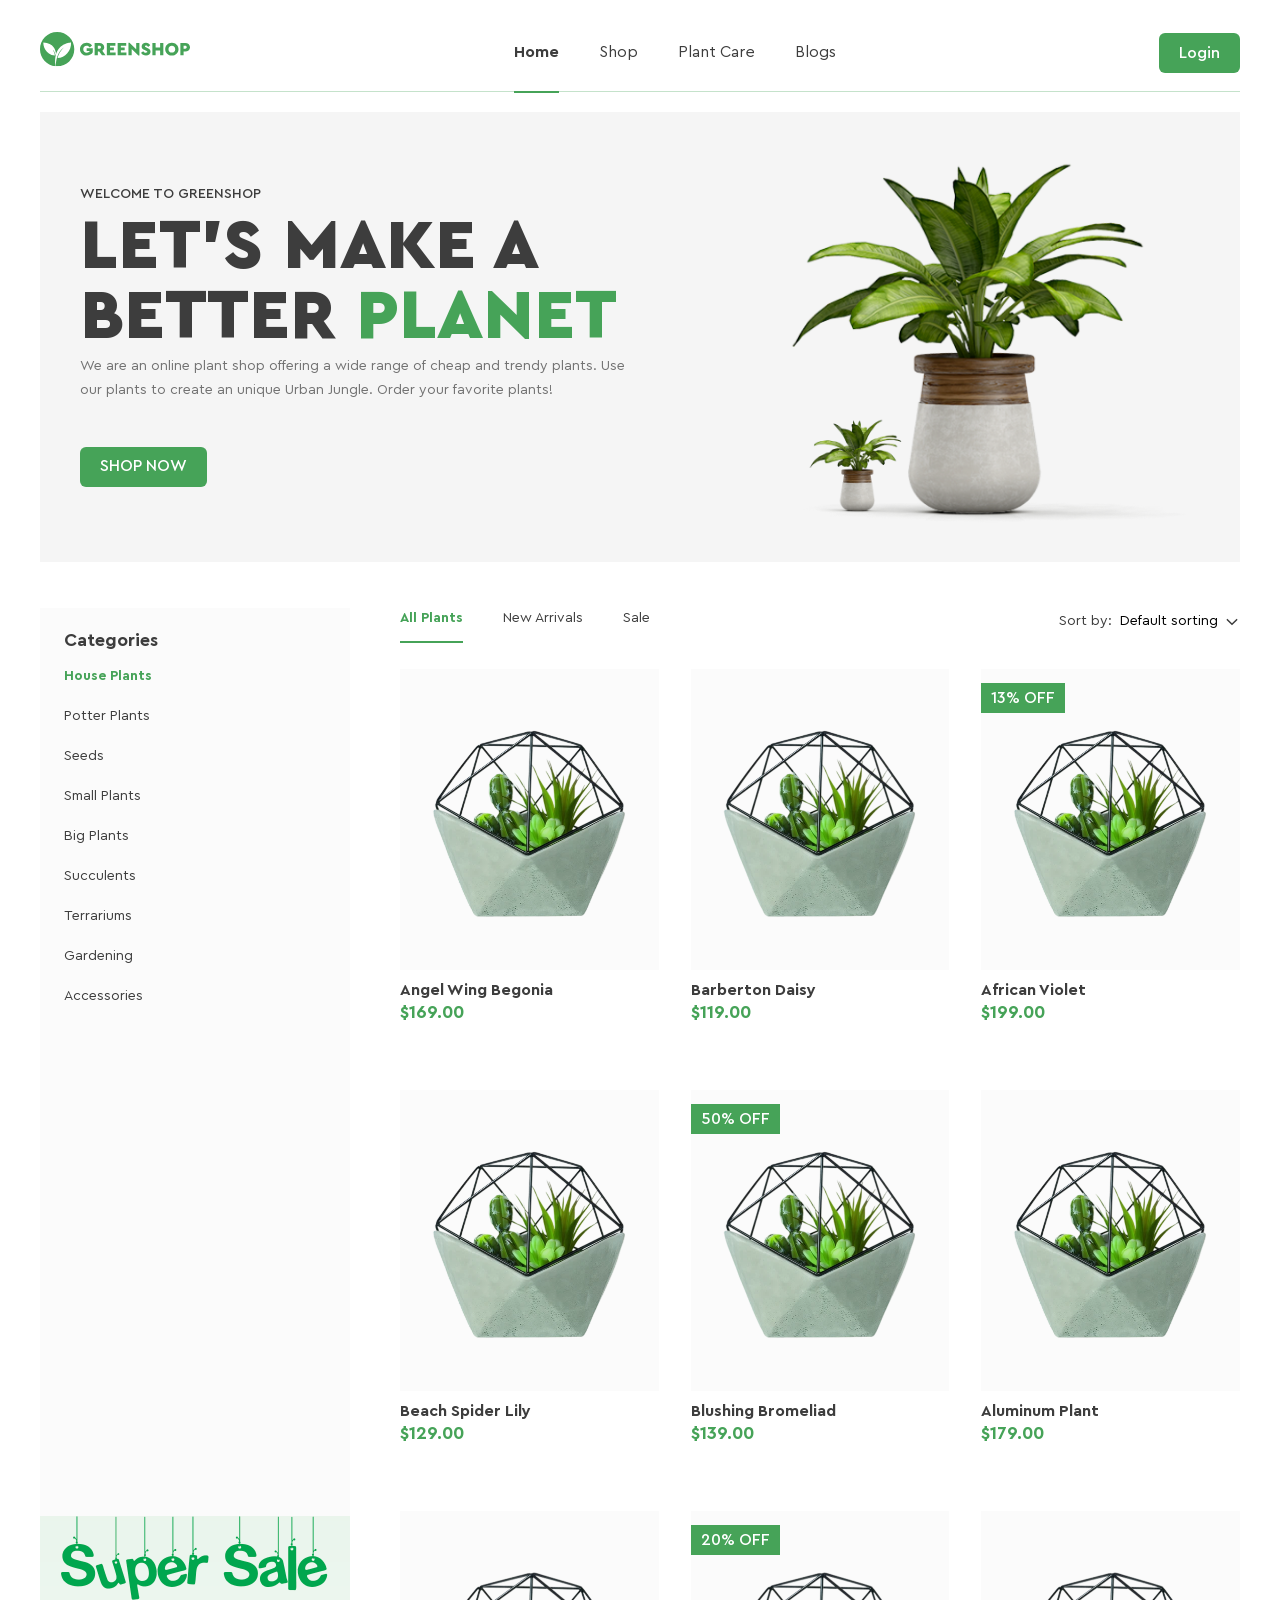
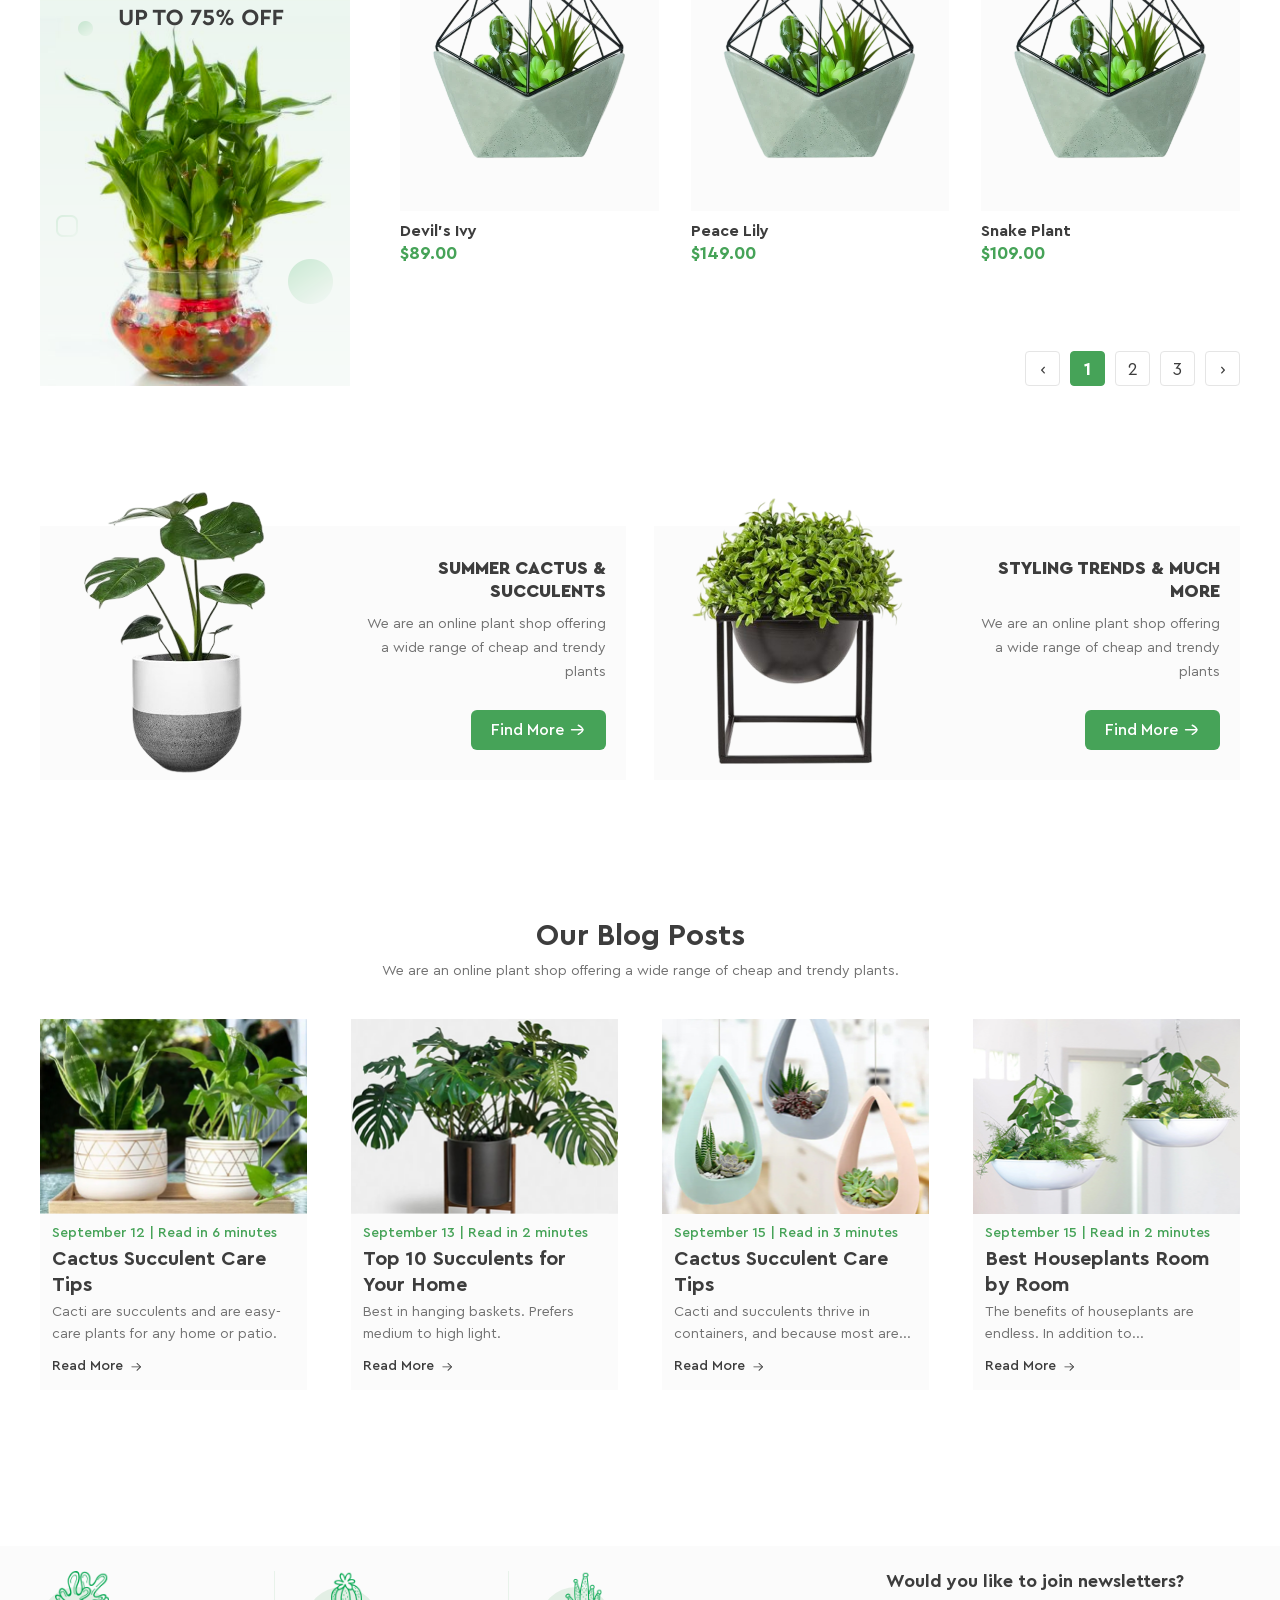
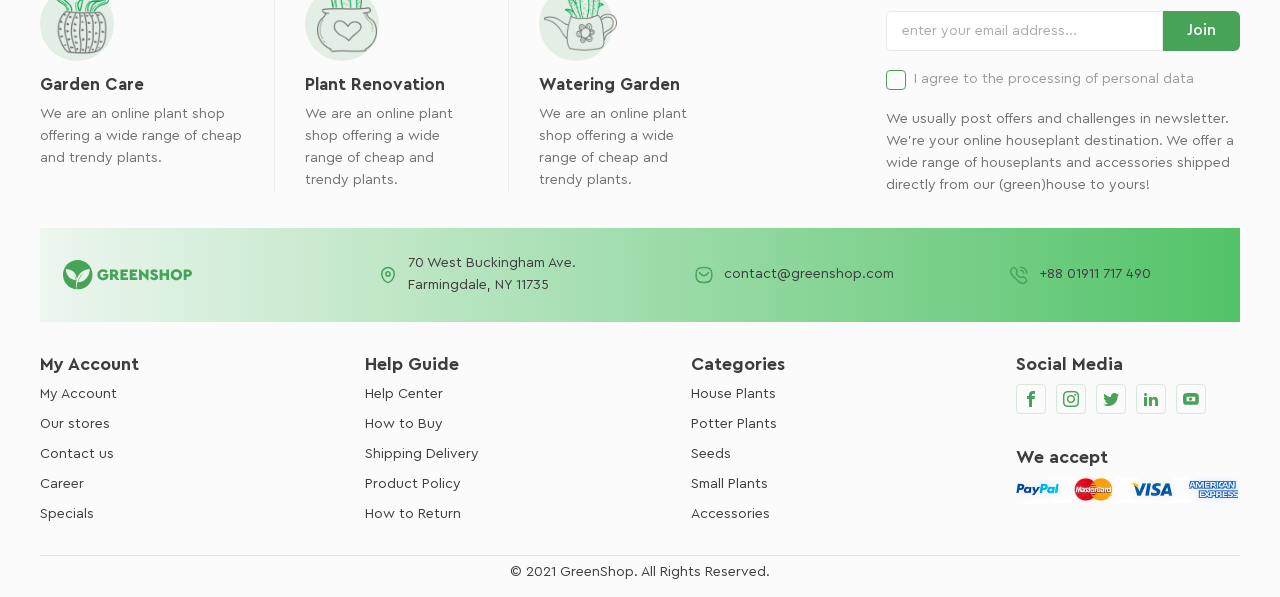
<file: index.html>
<!doctype html>
<html lang="en">
  <head>
    <meta charset="UTF-8" />
    <meta name="viewport" content="width=device-width, initial-scale=1.0" />
    <title>Greenshop</title>
    <link rel="stylesheet" href="css/reset.css" />
    <link rel="stylesheet" href="css/style.css" />
  </head>
  <body>
    <div class="container">
      <header class="header">
        <div class="logo"><img src="img/logo.svg" alt="Logo" /></div>

        <nav class="header-nav">
          <ul class="menu">
            <li>
              <a href="#home" class="active">Home</a>
              <ul class="submenu">
                <li>
                  <a href="#">
                    Drainage
                    <span class="arrow">
                      <svg class="arrow-icon" aria-hidden="true">
                        <use href="img/symbol-defs.svg#icon-arrow_left"></use>
                      </svg>
                    </span>
                  </a>
                  <ul class="second-submenu">
                    <li><a href="#">Universal</a></li>
                    <li><a href="#">For Ficus</a></li>
                    <li><a href="#">For Cacti</a></li>
                    <li><a href="#">For Citrus</a></li>
                    <li><a href="#">For those in bloom</a></li>
                    <li><a href="#">For Orchids</a></li>
                  </ul>
                </li>

                <li>
                  <a href="#">
                    Fungicides
                    <span class="arrow">
                      <svg class="arrow-icon" aria-hidden="true">
                        <use href="img/symbol-defs.svg#icon-arrow_left"></use>
                      </svg>
                    </span>
                  </a>
                  <ul class="second-submenu">
                    <li><a href="#">Universal</a></li>
                    <li><a href="#">For Ficus</a></li>
                  </ul>
                </li>

                <li>
                  <a href="#">
                    Fertilizer
                    <span class="arrow">
                      <svg class="arrow-icon" aria-hidden="true">
                        <use href="img/symbol-defs.svg#icon-arrow_left"></use>
                      </svg>
                    </span>
                  </a>
                  <ul class="second-submenu">
                    <li><a href="#">Universal</a></li>
                    <li><a href="#">For Citrus</a></li>
                  </ul>
                </li>

                <li>
                  <a href="#">
                    Priming
                    <span class="arrow">
                      <svg class="arrow-icon" aria-hidden="true">
                        <use href="img/symbol-defs.svg#icon-arrow_left"></use>
                      </svg>
                    </span>
                  </a>
                  <ul class="second-submenu">
                    <li><a href="#">Universal</a></li>
                    <li><a href="#">For Orchids</a></li>
                  </ul>
                </li>
              </ul>
            </li>

            <li>
              <a href="#shop">Shop</a>
              <ul class="submenu">
                <li>
                  <a href="#">
                    Drainage
                    <span class="arrow">
                      <svg class="arrow-icon" aria-hidden="true">
                        <use href="img/symbol-defs.svg#icon-arrow_left"></use>
                      </svg>
                    </span>
                  </a>
                  <ul class="second-submenu">
                    <li><a href="#">Universal</a></li>
                    <li><a href="#">For Ficus</a></li>
                    <li><a href="#">For Cacti</a></li>
                    <li><a href="#">For Citrus</a></li>
                    <li><a href="#">For those in bloom</a></li>
                    <li><a href="#">For Orchids</a></li>
                  </ul>
                </li>
                <li>
                  <a href="#">
                    Fungicides
                    <span class="arrow">
                      <svg class="arrow-icon" aria-hidden="true">
                        <use href="img/symbol-defs.svg#icon-arrow_left"></use>
                      </svg>
                    </span>
                  </a>
                  <ul class="second-submenu">
                    <li><a href="#">Universal</a></li>
                    <li><a href="#">For Ficus</a></li>
                  </ul>
                </li>
                <li>
                  <a href="#">
                    Fertilizer
                    <span class="arrow">
                      <svg class="arrow-icon" aria-hidden="true">
                        <use href="img/symbol-defs.svg#icon-arrow_left"></use>
                      </svg>
                    </span>
                  </a>
                  <ul class="second-submenu">
                    <li><a href="#">Universal</a></li>
                    <li><a href="#">For Citrus</a></li>
                  </ul>
                </li>
                <li>
                  <a href="#">
                    Priming
                    <span class="arrow">
                      <svg class="arrow-icon" aria-hidden="true">
                        <use href="img/symbol-defs.svg#icon-arrow_left"></use>
                      </svg>
                    </span>
                  </a>
                  <ul class="second-submenu">
                    <li><a href="#">Universal</a></li>
                    <li><a href="#">For Orchids</a></li>
                  </ul>
                </li>
              </ul>
            </li>

            <li>
              <a href="#care">Plant Care</a>
              <ul class="submenu">
                <li>
                  <a href="#">
                    Drainage
                    <span class="arrow">
                      <svg class="arrow-icon" aria-hidden="true">
                        <use href="img/symbol-defs.svg#icon-arrow_left"></use>
                      </svg>
                    </span>
                  </a>
                  <ul class="second-submenu">
                    <li><a href="#">Universal</a></li>
                    <li><a href="#">For Ficus</a></li>
                    <li><a href="#">For Cacti</a></li>
                    <li><a href="#">For Citrus</a></li>
                    <li><a href="#">For those in bloom</a></li>
                    <li><a href="#">For Orchids</a></li>
                  </ul>
                </li>
                <li>
                  <a href="#">
                    Fungicides
                    <span class="arrow">
                      <svg class="arrow-icon" aria-hidden="true">
                        <use href="img/symbol-defs.svg#icon-arrow_left"></use>
                      </svg>
                    </span>
                  </a>
                  <ul class="second-submenu">
                    <li><a href="#">Universal</a></li>
                    <li><a href="#">For Ficus</a></li>
                  </ul>
                </li>
                <li>
                  <a href="#">
                    Fertilizer
                    <span class="arrow">
                      <svg class="arrow-icon" aria-hidden="true">
                        <use href="img/symbol-defs.svg#icon-arrow_left"></use>
                      </svg>
                    </span>
                  </a>
                  <ul class="second-submenu">
                    <li><a href="#">Universal</a></li>
                    <li><a href="#">For Citrus</a></li>
                  </ul>
                </li>
                <li>
                  <a href="#">
                    Priming
                    <span class="arrow">
                      <svg class="arrow-icon" aria-hidden="true">
                        <use href="img/symbol-defs.svg#icon-arrow_left"></use>
                      </svg>
                    </span>
                  </a>
                  <ul class="second-submenu">
                    <li><a href="#">Universal</a></li>
                    <li><a href="#">For Orchids</a></li>
                  </ul>
                </li>
              </ul>
            </li>

            <li>
              <a href="#blog">Blogs</a>
              <ul class="submenu">
                <li>
                  <a href="#">
                    Drainage
                    <span class="arrow">
                      <svg class="arrow-icon" aria-hidden="true">
                        <use href="img/symbol-defs.svg#icon-arrow_left"></use>
                      </svg>
                    </span>
                  </a>
                  <ul class="second-submenu">
                    <li><a href="#">Universal</a></li>
                    <li><a href="#">For Ficus</a></li>
                    <li><a href="#">For Cacti</a></li>
                    <li><a href="#">For Citrus</a></li>
                    <li><a href="#">For those in bloom</a></li>
                    <li><a href="#">For Orchids</a></li>
                  </ul>
                </li>
                <li>
                  <a href="#">
                    Fungicides
                    <span class="arrow">
                      <svg class="arrow-icon" aria-hidden="true">
                        <use href="img/symbol-defs.svg#icon-arrow_left"></use>
                      </svg>
                    </span>
                  </a>
                  <ul class="second-submenu">
                    <li><a href="#">Universal</a></li>
                    <li><a href="#">For Ficus</a></li>
                  </ul>
                </li>
                <li>
                  <a href="#">
                    Fertilizer
                    <span class="arrow">
                      <svg class="arrow-icon" aria-hidden="true">
                        <use href="img/symbol-defs.svg#icon-arrow_left"></use>
                      </svg>
                    </span>
                  </a>
                  <ul class="second-submenu">
                    <li><a href="#">Universal</a></li>
                    <li><a href="#">For Citrus</a></li>
                  </ul>
                </li>
                <li>
                  <a href="#">
                    Priming
                    <span class="arrow">
                      <svg class="arrow-icon" aria-hidden="true">
                        <use href="img/symbol-defs.svg#icon-arrow_left"></use>
                      </svg>
                    </span>
                  </a>
                  <ul class="second-submenu">
                    <li><a href="#">Universal</a></li>
                    <li><a href="#">For Orchids</a></li>
                  </ul>
                </li>
              </ul>
            </li>
          </ul>
        </nav>

        <a href="register.html" class="button login-btn">
          <span class="arrow">
            <svg class="arrow-icon" aria-hidden="true">
              <use href="img/symbol-defs.svg#icon-arrow_left"></use>
            </svg>
          </span>
          <span>Login</span>
        </a>

        <button class="burger" aria-label="Toggle menu" aria-expanded="false">
          <span></span>
          <span></span>
          <span></span>
        </button>
      </header>

      <main>
        <section id="home" class="hero">
          <div class="hero-left">
            <p class="hero-subtitle">Welcome to GreenShop</p>
            <h1 class="hero-title">Let’s make a better <span>planet</span></h1>
            <p class="hero-text">
              We are an online plant shop offering a wide range of cheap and
              trendy plants. Use our plants to create an unique Urban Jungle.
              Order your favorite plants!
            </p>
            <a href="#" class="button">Shop now</a>
          </div>

          <div class="hero-right">
            <img src="img/hero_img.png" alt="Plant" />
          </div>
        </section>

        <section id="shop" class="shop">
          <ul class="shop-tabs">
            <li><a href="#" class="active">All Plants</a></li>
            <li><a href="#">New Arrivals</a></li>
            <li><a href="#">Sale</a></li>
          </ul>

          <div class="shop-wrapper">
            <aside class="shop-sidebar">
              <div class="shop-container">
                <h2 class="sidebar-title">Categories</h2>
                <div class="sidebar-dropdown">
                <div class="sidebar-controls">
                  <button class="sidebar-toggle" aria-expanded="false">
                    <span class="sidebar-selected"></span>
                    <svg
                      class="sidebar-arrow"
                      width="12"
                      height="12"
                      viewBox="0 0 12 12"
                      fill="none"
                      xmlns="http://www.w3.org/2000/svg"
                    >
                      <path
                        d="M2 4L6 8L10 4"
                        stroke="#3d3d3d"
                        stroke-width="1.5"
                        stroke-linecap="round"
                        stroke-linejoin="round"
                      />
                    </svg>
                  </button>
                  <button class="sort-icon-btn" type="button" aria-label="Sort">
                    <svg width="16" height="16" viewBox="0 0 16 16" fill="none" xmlns="http://www.w3.org/2000/svg">
                      <path d="M4 10L4 2M4 2L2 4M4 2L6 4" stroke="#3d3d3d" stroke-width="1.5" stroke-linecap="round" stroke-linejoin="round"/>
                      <path d="M12 6L12 14M12 14L10 12M12 14L14 12" stroke="#3d3d3d" stroke-width="1.5" stroke-linecap="round" stroke-linejoin="round"/>
                    </svg>
                  </button>
                </div>
                <ul class="categories-list">
                  <li><a href="#" class="active">House Plants</a></li>
                  <li><a href="#">Potter Plants</a></li>
                  <li><a href="#">Seeds</a></li>
                  <li><a href="#">Small Plants</a></li>
                  <li><a href="#">Big Plants</a></li>
                  <li><a href="#">Succulents</a></li>
                  <li><a href="#">Terrariums</a></li>
                  <li><a href="#">Gardening</a></li>
                  <li><a href="#">Accessories</a></li>
                </ul>
              </div>
            </div>

              <a href="#">
                <img
                  class="banner"
                  src="img/banner.png"
                  alt="Super Sale banner"
                />
              </a>
            </aside>

            <div class="products-wrapper">
              <div class="shop-top">
                <ul class="shop-tabs">
                  <li><a href="#" class="active">All Plants</a></li>
                  <li><a href="#">New Arrivals</a></li>
                  <li><a href="#">Sale</a></li>
                </ul>
                <div class="shop-sort">
                  <span>Sort by:</span>
                  <button class="sort-button" type="button">
                    Default sorting
                    <img src="img/arrow_down.svg" alt="" />
                  </button>
                </div>
              </div>

              <div class="products-list">
                <article class="product-card">
                  <div class="product-image">
                    <img src="img/shot_item.png" alt="Angel Wing Begonia" />

                    <div class="product-actions">
                      <a
                        href="#"
                        class="action-button"
                        aria-label="Add to cart"
                      >
                        <svg class="icon">
                          <use href="img/symbol-defs.svg#icon-shopping"></use>
                        </svg>
                      </a>

                      <a
                        href="#"
                        class="action-button"
                        aria-label="Add to wishlist"
                      >
                        <svg class="icon">
                          <use href="img/symbol-defs.svg#icon-heart"></use>
                        </svg>
                      </a>

                      <a
                        href="#"
                        class="action-button"
                        aria-label="Search product"
                      >
                        <svg class="icon">
                          <use href="img/symbol-defs.svg#icon-search"></use>
                        </svg>
                      </a>
                    </div>
                  </div>
                  <h4 class="product-title">Angel Wing Begonia</h4>
                  <p class="product-price">$169.00</p>
                </article>

                <article class="product-card">
                  <div class="product-image">
                    <img src="img/shot_item.png" alt="Barberton Daisy" />

                    <div class="product-actions">
                      <a
                        href="#"
                        class="action-button"
                        aria-label="Add to cart"
                      >
                        <svg class="icon">
                          <use href="img/symbol-defs.svg#icon-shopping"></use>
                        </svg>
                      </a>

                      <a
                        href="#"
                        class="action-button"
                        aria-label="Add to wishlist"
                      >
                        <svg class="icon">
                          <use href="img/symbol-defs.svg#icon-heart"></use>
                        </svg>
                      </a>

                      <a
                        href="#"
                        class="action-button"
                        aria-label="Search product"
                      >
                        <svg class="icon">
                          <use href="img/symbol-defs.svg#icon-search"></use>
                        </svg>
                      </a>
                    </div>
                  </div>
                  <h4 class="product-title">Barberton Daisy</h4>
                  <p class="product-price">$119.00</p>
                </article>

                <article class="product-card">
                  <div class="product-image">
                    <span class="product-badge">13% OFF</span>
                    <img src="img/shot_item.png" alt="African Violet" />

                    <div class="product-actions">
                      <a
                        href="#"
                        class="action-button"
                        aria-label="Add to cart"
                      >
                        <svg class="icon">
                          <use href="img/symbol-defs.svg#icon-shopping"></use>
                        </svg>
                      </a>

                      <a
                        href="#"
                        class="action-button"
                        aria-label="Add to wishlist"
                      >
                        <svg class="icon">
                          <use href="img/symbol-defs.svg#icon-heart"></use>
                        </svg>
                      </a>

                      <a
                        href="#"
                        class="action-button"
                        aria-label="Search product"
                      >
                        <svg class="icon">
                          <use href="img/symbol-defs.svg#icon-search"></use>
                        </svg>
                      </a>
                    </div>
                  </div>
                  <h4 class="product-title">African Violet</h4>
                  <p class="product-price">$199.00</p>
                </article>

                <article class="product-card">
                  <div class="product-image">
                    <img src="img/shot_item.png" alt="Beach Spider Lily" />

                    <div class="product-actions">
                      <a
                        href="#"
                        class="action-button"
                        aria-label="Add to cart"
                      >
                        <svg class="icon">
                          <use href="img/symbol-defs.svg#icon-shopping"></use>
                        </svg>
                      </a>

                      <a
                        href="#"
                        class="action-button"
                        aria-label="Add to wishlist"
                      >
                        <svg class="icon">
                          <use href="img/symbol-defs.svg#icon-heart"></use>
                        </svg>
                      </a>

                      <a
                        href="#"
                        class="action-button"
                        aria-label="Search product"
                      >
                        <svg class="icon">
                          <use href="img/symbol-defs.svg#icon-search"></use>
                        </svg>
                      </a>
                    </div>
                  </div>
                  <h4 class="product-title">Beach Spider Lily</h4>
                  <p class="product-price">$129.00</p>
                </article>

                <article class="product-card">
                  <div class="product-image">
                    <span class="product-badge">50% OFF</span>
                    <img src="img/shot_item.png" alt="Blushing Bromeliad" />

                    <div class="product-actions">
                      <a
                        href="#"
                        class="action-button"
                        aria-label="Add to cart"
                      >
                        <svg class="icon">
                          <use href="img/symbol-defs.svg#icon-shopping"></use>
                        </svg>
                      </a>

                      <a
                        href="#"
                        class="action-button"
                        aria-label="Add to wishlist"
                      >
                        <svg class="icon">
                          <use href="img/symbol-defs.svg#icon-heart"></use>
                        </svg>
                      </a>

                      <a
                        href="#"
                        class="action-button"
                        aria-label="Search product"
                      >
                        <svg class="icon">
                          <use href="img/symbol-defs.svg#icon-search"></use>
                        </svg>
                      </a>
                    </div>
                  </div>
                  <h4 class="product-title">Blushing Bromeliad</h4>
                  <p class="product-price">$139.00</p>
                </article>

                <article class="product-card">
                  <div class="product-image">
                    <img src="img/shot_item.png" alt="Aluminum Plant" />

                    <div class="product-actions">
                      <a
                        href="#"
                        class="action-button"
                        aria-label="Add to cart"
                      >
                        <svg class="icon">
                          <use href="img/symbol-defs.svg#icon-shopping"></use>
                        </svg>
                      </a>

                      <a
                        href="#"
                        class="action-button"
                        aria-label="Add to wishlist"
                      >
                        <svg class="icon">
                          <use href="img/symbol-defs.svg#icon-heart"></use>
                        </svg>
                      </a>

                      <a
                        href="#"
                        class="action-button"
                        aria-label="Search product"
                      >
                        <svg class="icon">
                          <use href="img/symbol-defs.svg#icon-search"></use>
                        </svg>
                      </a>
                    </div>
                  </div>
                  <h4 class="product-title">Aluminum Plant</h4>
                  <p class="product-price">$179.00</p>
                </article>

                <article class="product-card product-card--extra">
                  <div class="product-image">
                    <img src="img/shot_item.png" alt="Devil's Ivy" />
                    <div class="product-actions">
                      <a
                        href="#"
                        class="action-button"
                        aria-label="Add to cart"
                      >
                        <svg class="icon">
                          <use href="img/symbol-defs.svg#icon-shopping"></use>
                        </svg>
                      </a>
                      <a
                        href="#"
                        class="action-button"
                        aria-label="Add to wishlist"
                      >
                        <svg class="icon">
                          <use href="img/symbol-defs.svg#icon-heart"></use>
                        </svg>
                      </a>
                      <a
                        href="#"
                        class="action-button"
                        aria-label="Search product"
                      >
                        <svg class="icon">
                          <use href="img/symbol-defs.svg#icon-search"></use>
                        </svg>
                      </a>
                    </div>
                  </div>
                  <h4 class="product-title">Devil's Ivy</h4>
                  <p class="product-price">$89.00</p>
                </article>

                <article class="product-card product-card--extra">
                  <div class="product-image">
                    <span class="product-badge">20% OFF</span>
                    <img src="img/shot_item.png" alt="Peace Lily" />
                    <div class="product-actions">
                      <a
                        href="#"
                        class="action-button"
                        aria-label="Add to cart"
                      >
                        <svg class="icon">
                          <use href="img/symbol-defs.svg#icon-shopping"></use>
                        </svg>
                      </a>
                      <a
                        href="#"
                        class="action-button"
                        aria-label="Add to wishlist"
                      >
                        <svg class="icon">
                          <use href="img/symbol-defs.svg#icon-heart"></use>
                        </svg>
                      </a>
                      <a
                        href="#"
                        class="action-button"
                        aria-label="Search product"
                      >
                        <svg class="icon">
                          <use href="img/symbol-defs.svg#icon-search"></use>
                        </svg>
                      </a>
                    </div>
                  </div>
                  <h4 class="product-title">Peace Lily</h4>
                  <p class="product-price">$149.00</p>
                </article>

                <article class="product-card product-card--extra">
                  <div class="product-image">
                    <img src="img/shot_item.png" alt="Snake Plant" />
                    <div class="product-actions">
                      <a
                        href="#"
                        class="action-button"
                        aria-label="Add to cart"
                      >
                        <svg class="icon">
                          <use href="img/symbol-defs.svg#icon-shopping"></use>
                        </svg>
                      </a>
                      <a
                        href="#"
                        class="action-button"
                        aria-label="Add to wishlist"
                      >
                        <svg class="icon">
                          <use href="img/symbol-defs.svg#icon-heart"></use>
                        </svg>
                      </a>
                      <a
                        href="#"
                        class="action-button"
                        aria-label="Search product"
                      >
                        <svg class="icon">
                          <use href="img/symbol-defs.svg#icon-search"></use>
                        </svg>
                      </a>
                    </div>
                  </div>
                  <h4 class="product-title">Snake Plant</h4>
                  <p class="product-price">$109.00</p>
                </article>
              </div>

              <button class="show-more-btn" id="show-more-btn">Show more</button>

              <nav class="pagination" aria-label="Products pagination">
                <a href="#" aria-label="Previous page">&#8249;</a>
                <a href="#" class="active" aria-current="page">1</a>
                <a href="#">2</a>
                <a href="#">3</a>
                <a href="#" aria-label="Next page">&#8250;</a>
              </nav>
            </div>
          </div>
        </section>

        <section id="care" class="promo-section">
          <div class="promo-card">
            <div class="promo-image">
              <img src="img/article_1.png" alt="Summer cactus and succulents" />
            </div>

            <div class="promo-content">
              <h3 class="promo-title">Summer cactus &amp; succulents</h3>
              <p class="promo-text">
                We are an online plant shop offering a wide range of cheap and
                trendy plants
              </p>
              <a href="#" class="promo-button button">
                <span>Find More</span>
                <img src="img/arrow_right.svg" alt="Login" />
              </a>
            </div>
          </div>

          <div class="promo-card">
            <div class="promo-image">
              <img src="img/article_2.png" alt="Styling trends and much more" />
            </div>

            <div class="promo-content">
              <h3 class="promo-title">Styling trends &amp; much more</h3>
              <p class="promo-text">
                We are an online plant shop offering a wide range of cheap and
                trendy plants
              </p>
              <a href="#" class="promo-button button">
                <span>Find More</span>
                <img src="img/arrow_right.svg" alt="Login" />
              </a>
            </div>
          </div>
        </section>

        <section id="blog" class="blog-section">
          <div class="blog-heading">
            <h2 class="blog-title">Our Blog Posts</h2>
            <p class="blog-subtitle">
              We are an online plant shop offering a wide range of cheap and
              trendy plants.
            </p>
          </div>

          <div class="blog-list">
            <article class="blog-card">
              <img
                class="blog-image"
                src="img/01.png"
                alt="Cactus and succulent care tips"
              />
              <div class="blog-content">
                <p class="blog-meta">
                  <time datetime="2026-09-12">September 12</time>
                  <span>|</span>
                  <span>Read in 6 minutes</span>
                </p>
                <h3 class="blog-card-title">Cactus Succulent Care Tips</h3>
                <p class="blog-text">
                  Cacti are succulents and are easy-care plants for any home or
                  patio.
                </p>
                <a href="#" class="blog-link">
                  <span>Read More</span>
                  <img src="img/arrow_right_black.svg" alt="" />
                </a>
              </div>
            </article>

            <article class="blog-card">
              <img
                class="blog-image"
                src="img/02.png"
                alt="Top 10 succulents for your home"
              />
              <div class="blog-content">
                <p class="blog-meta">
                  <time datetime="2026-09-13">September 13</time>
                  <span>|</span>
                  <span>Read in 2 minutes</span>
                </p>
                <h3 class="blog-card-title">Top 10 Succulents for Your Home</h3>
                <p class="blog-text">
                  Best in hanging baskets. Prefers medium to high light.
                </p>
                <a href="#" class="blog-link">
                  <span>Read More</span>
                  <img src="img/arrow_right_black.svg" alt="" />
                </a>
              </div>
            </article>

            <article class="blog-card">
              <img
                class="blog-image"
                src="img/03.png"
                alt="Cactus and succulent care tips"
              />
              <div class="blog-content">
                <p class="blog-meta">
                  <time datetime="2026-09-15">September 15</time>
                  <span>|</span>
                  <span>Read in 3 minutes</span>
                </p>
                <h3 class="blog-card-title">Cactus Succulent Care Tips</h3>
                <p class="blog-text">
                  Cacti and succulents thrive in containers, and because most
                  are...
                </p>
                <a href="#" class="blog-link">
                  <span>Read More</span>
                  <img src="img/arrow_right_black.svg" alt="" />
                </a>
              </div>
            </article>

            <article class="blog-card">
              <img
                class="blog-image"
                src="img/04.png"
                alt="Best houseplants room by room"
              />
              <div class="blog-content">
                <p class="blog-meta">
                  <time datetime="2026-09-15">September 15</time>
                  <span>|</span>
                  <span>Read in 2 minutes</span>
                </p>
                <h3 class="blog-card-title">Best Houseplants Room by Room</h3>
                <p class="blog-text">
                  The benefits of houseplants are endless. In addition to...
                </p>
                <a href="#" class="blog-link">
                  <span>Read More</span>
                  <img src="img/arrow_right_black.svg" alt="" />
                </a>
              </div>
            </article>
          </div>
        </section>
      </main>
    </div>

    <footer class="footer">
      <div class="container footer-top">
        <ul class="footer-features">
          <li class="feature-item feature-item--care">
            <h3>Garden Care</h3>
            <p>
              We are an online plant shop offering a wide range of cheap and
              trendy plants.
            </p>
          </li>

          <li class="feature-item feature-item--renovation">
            <h3>Plant Renovation</h3>
            <p>
              We are an online plant shop offering a wide range of cheap and
              trendy plants.
            </p>
          </li>

          <li class="feature-item feature-item--watering">
            <h3>Watering Garden</h3>
            <p>
              We are an online plant shop offering a wide range of cheap and
              trendy plants.
            </p>
          </li>
        </ul>

        <div class="footer-newsletter">
          <h2>Would you like to join newsletters?</h2>

          <form class="newsletter-form" action="#" method="post">
            <input
              class="newsletter-input"
              type="email"
              name="email"
              placeholder="enter your email address..."
              required
            />
            <button type="submit" class="button newsletter-button">Join</button>
          </form>

          <label class="custom-checkbox">
            <input type="checkbox" name="agree" />
            <span class="custom-check-icon"></span>
            I agree to the processing of personal data
          </label>

          <p>
            We usually post offers and challenges in newsletter. We’re your
            online houseplant destination. We offer a wide range of houseplants
            and accessories shipped directly from our (green)house to yours!
          </p>
        </div>
      </div>

      <div class="footer-middle">
        <address class="container footer-contacts">
          <a href="#" class="footer-logo">
            <img src="img/logo.svg" alt="Logo" />
          </a>

          <div class="footer-contact">
            <svg class="footer-contact-icon" aria-hidden="true">
              <use href="img/symbol-defs.svg#icon-pin"></use>
            </svg>
            <a href="https://maps.google.com"
              >70 West Buckingham Ave. Farmingdale, NY 11735</a
            >
          </div>

          <div class="footer-contact">
            <svg class="footer-contact-icon" aria-hidden="true">
              <use href="img/symbol-defs.svg#icon-message"></use>
            </svg>
            <a href="mailto:contact@greenshop.com">contact@greenshop.com</a>
          </div>

          <div class="footer-contact">
            <svg class="footer-contact-icon" aria-hidden="true">
              <use href="img/symbol-defs.svg#icon-phone"></use>
            </svg>
            <a href="tel:+8801911717490">+88 01911 717 490</a>
          </div>
        </address>
      </div>

      <div class="container footer-bottom">
        <div class="footer-column">
          <h3>My Account</h3>
          <ul>
            <li><a href="#">My Account</a></li>
            <li><a href="#">Our stores</a></li>
            <li><a href="#">Contact us</a></li>
            <li><a href="#">Career</a></li>
            <li><a href="#">Specials</a></li>
          </ul>
        </div>

        <div class="footer-column">
          <h3>Help Guide</h3>
          <ul>
            <li><a href="#">Help Center</a></li>
            <li><a href="#">How to Buy</a></li>
            <li><a href="#">Shipping Delivery</a></li>
            <li><a href="#">Product Policy</a></li>
            <li><a href="#">How to Return</a></li>
          </ul>
        </div>

        <div class="footer-column">
          <h3>Categories</h3>
          <ul>
            <li><a href="#">House Plants</a></li>
            <li><a href="#">Potter Plants</a></li>
            <li><a href="#">Seeds</a></li>
            <li><a href="#">Small Plants</a></li>
            <li><a href="#">Accessories</a></li>
          </ul>
        </div>

        <div class="footer-socials">
          <h3>Social Media</h3>

          <ul class="social-list">
            <li>
              <a href="#" aria-label="Facebook"
                ><i class="icon-facebook"></i
              ></a>
            </li>
            <li>
              <a href="#" aria-label="Instagram"
                ><i class="icon-instagram"></i>
              </a>
            </li>
            <li>
              <a href="#" aria-label="Twitter"><i class="icon-twitter"></i> </a>
            </li>
            <li>
              <a href="#" aria-label="LinkedIn"
                ><i class="icon-linkedin"></i>
              </a>
            </li>
            <li>
              <a href="#" aria-label="Youtube"
                ><svg class="social-icon" aria-hidden="true">
                  <use href="img/symbol-defs.svg#icon-youtube"></use>
                </svg>
              </a>
            </li>
          </ul>

          <div class="payment-methods">
            <h3>We accept</h3>
            <img src="./img/payment.png" alt="Accepted payment methods" />
          </div>
        </div>
      </div>

      <p class="footer-copy">© 2021 GreenShop. All Rights Reserved.</p>
    </footer>

    <div class="loader_background loaded">
      <span class="loader"></span>
    </div>

    <script>
      document
        .querySelector(".login-btn")
        .addEventListener("click", function (e) {
          e.preventDefault();
          const href = this.getAttribute("href");
          document
            .querySelector(".loader_background")
            .classList.remove("loaded");
          setTimeout(() => {
            window.location.href = href;
          }, 1500);
        });
    </script>
    <script src="main.js"></script>
  </body>
</html>
</file>
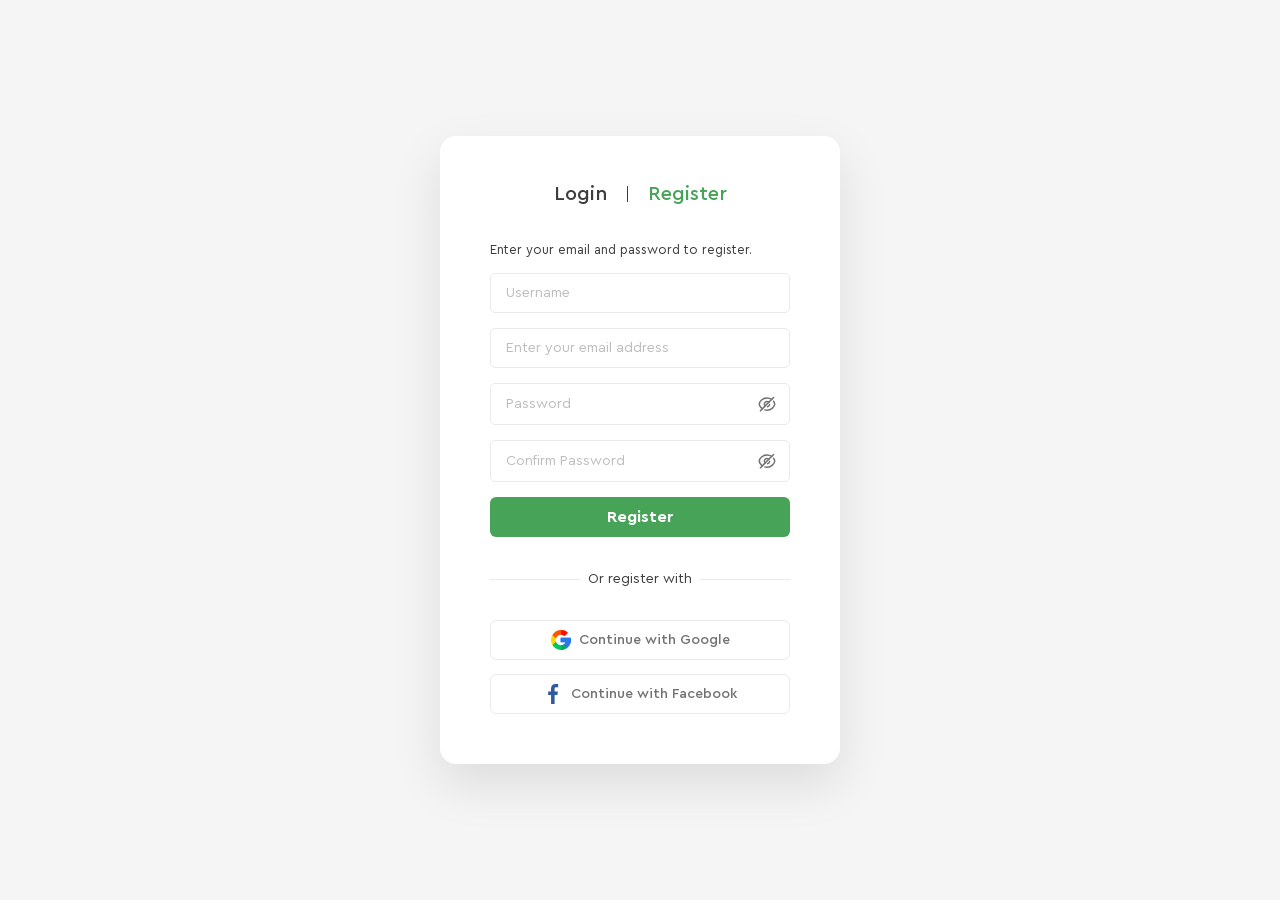
<file: register.html>
<!doctype html>
<html lang="en">
  <head>
    <meta charset="UTF-8" />
    <meta name="viewport" content="width=device-width, initial-scale=1.0" />
    <title>CGREENSHOP</title>

    <link rel="stylesheet" href="css/reset.css" />
    <link rel="stylesheet" href="css/style.css" />
  </head>

  <body class="login-page">
    <div class="modal">
      <div class="tabs">
        <a class="tab" href="login.html">Login</a>
        <a class="tab active" href="register.html">Register</a>
      </div>

      <form class="registration-form">
        <p class="form-text">Enter your email and password to register.</p>

        <input type="text" placeholder="Username" />

        <input type="email" placeholder="Enter your email address" />

        <div class="password">
          <input type="password" placeholder="Password" />
          <img class="eye" src="img/eye.svg" alt="Show password" />
        </div>

        <div class="password">
          <input type="password" placeholder="Confirm Password" />
          <img class="eye" src="img/eye.svg" alt="Show password" />
        </div>

        <button class="register-button" type="submit">Register</button>
      </form>

      <div class="social-login">
        <div class="divider">
          <span class="divider-line"></span>
          <span class="divider-text">Or register with</span>
          <span class="divider-line"></span>
        </div>

        <button class="social-button" type="button">
          <img src="img/google.svg" alt="Google" />
          Continue with Google
        </button>

        <button class="social-button" type="button">
          <img src="img/facebook.svg" alt="Facebook" />
          Continue with Facebook
        </button>
      </div>
    </div>
  </body>
</html>
</file>
<file: css/style.css>
@font-face {
    font-family: "Cera Pro";
    src: local("Cera Pro"),
        url("../fonts/CeraPro-Regular.woff2") format("woff2");
    font-weight: 400;
    font-style: normal;
    font-display: swap;
}

@font-face {
    font-family: "Cera Pro";
    src: local("Cera Pro"),
        url("../fonts/CeraPro-Bold.woff2") format("woff2");
    font-weight: 700;
    font-style: normal;
    font-display: swap;
}

@font-face {
    font-family: "Cera Pro";
    src: local("Cera Pro"),
        url("../fonts/CeraPro-Medium.woff2") format("woff2");
    font-weight: 500;
    font-style: normal;
    font-display: swap;
}

@font-face {
    font-family: "Cera Pro";
    src: local("Cera Pro"),
        url("../fonts/CeraPro-Black.woff2") format("woff2");
    font-weight: 900;
    font-style: normal;
    font-display: swap;
}

@font-face {
    font-family: 'icomoon';
    src: url('../fonts/icons/icomoon.eot?dzgu69');
    src:  url('../fonts/icons/icomoon.eot?dzgu69#iefix') format('embedded-opentype'),
    url('../fonts/icons/icomoon.ttf?dzgu69') format('truetype'),
    url('../fonts/icons/icomoon.woff?dzgu69') format('woff'),
    url('../fonts/icons/icomoon.svg?dzgu69#icomoon') format('svg');
    font-weight: normal;
    font-style: normal;
    font-display: block;
}

[class^="icon-"],
[class*=" icon-"] {
    
    font-family: 'icomoon' !important;
    speak: never;
    font-style: normal;
    font-weight: normal;
    font-variant: normal;
    text-transform: none;
    line-height: 1;

    
    -webkit-font-smoothing: antialiased;
    -moz-osx-font-smoothing: grayscale;
}

.icon-facebook:before {
    content: "\ea90";
}

.icon-instagram:before {
    content: "\ea92";
}

.icon-twitter:before {
    content: "\ea96";
}

.icon-linkedin:before {
    content: "\eaca";
}

html {
    scroll-behavior: smooth;
    overflow-x: hidden;
}

body {
    font-family: "Cera Pro", sans-serif;
    font-size: 0.875rem;
    line-height: 1.57;
    color: #3d3d3d;
    overflow-x: clip;
    min-width: 375px;
}

.container {
    max-width: 1200px;
    margin: 0 auto;
    padding: 100px 0 16px;
}

.promo-section {
    display: flex;
    gap: 28px;
    margin-top: 140px;
}

.promo-card {
    display: flex;
    align-items: center;
    flex: 1;
    background-color: #fbfbfb;
}

.promo-image {
    flex: 0 0 289px;
    margin-top: -40px;
}

.promo-image img {
    width: 100%;
    height: 100%;
    object-fit: contain;
    display: block;
}

.promo-content {
    flex: 1;
    padding: 20px 20px 20px 32px;
    text-align: right;
}

.promo-title {
    margin: 0 0 9px;
    font-size: 1.125rem;
    line-height: 1.33;
    font-weight: 900;
    color: #3d3d3d;
    text-transform: uppercase;
}

.promo-text {
    margin: 0 0 25px;
    line-height: 1.71;
    color: #727272;
}

.promo-link {
    display: inline-flex;
    align-items: center;
    gap: 8px;
    padding: 10px 20px;
    border-radius: 6px;
    background-color: #46a358;
    text-decoration: none;
    font-weight: 500;
    color: #ffffff;
}

.promo-link:hover {
    background-color: #3d8e4d;
}

.blog-section {
    margin-top: 140px;
    margin-bottom: 140px;
}

.blog-heading {
    text-align: center;
    margin-bottom: 35px;
}

.blog-title {
    margin: 0 0 8px;
    font-size: 1.875rem;
    line-height: 1.07;
    color: #3d3d3d;
}

.blog-subtitle {
    margin: 0;
    line-height: 1.71;
    color: #727272;
}

.blog-list {
    display: flex;
    gap: 44px;
}

.blog-card {
    width: 268px;
    background-color: #fbfbfb;
}

.blog-image {
    display: block;
    width: 100%;
    height: auto;
}

.blog-content {
    padding: 12px;
}

.blog-meta {
    font-weight: 500;
    line-height: 1.14;
    color: #46a358;
    white-space: nowrap;
    margin-bottom: 4px;
}

.blog-meta span {
    color: #46a358;
}

.blog-card-title {
    margin: 0 0 4px;
    font-size: 1.25rem;
    line-height: 1.3;
    font-weight: 700;
    color: #3d3d3d;
}

.blog-text {
    margin: 0 0 10px;
    color: #727272;
}

.blog-link {
    display: inline-flex;
    align-items: center;
    gap: 6px;
    text-decoration: none;
    line-height: 1.14;
    font-weight: 500;
    color: #3d3d3d;
}

.blog-link img {
    width: 14px;
    height: 14px;
    display: block;
}

.blog-link:hover {
    color: #46a358;
}

.menu,
.submenu,
.second-submenu {
    margin: 0;
    padding: 0;
    list-style: none;
}

.header {
    position: fixed;
    top: 32px;
    left: 50%;
    transform: translateX(-50%);
    width: 100%;
    max-width: 1200px;
    display: flex;
    align-items: center;
    padding-bottom: 16px;
    border-bottom: 0.5px solid rgba(70, 163, 89, 0.309);
    background-color: #ffffff;
    z-index: 100;
}

.header-nav {
    flex-grow: 1;
    margin: 0 20px;
    font-size: 1rem;
}

.menu {
    display: flex;
    justify-content: center;
    gap: 40px;
}

.menu>li {
    position: relative;
}

.menu>li::after {
    content: '';
    position: absolute;
    left: 0;
    right: 0;
    height: 20px;
    bottom: -24px;
}

.menu>li>a {
    position: relative;
    display: inline-block;
    font-size: 1rem;
    color: #3d3d3d;
    text-decoration: none;
    border-bottom: 2px solid transparent;
    transition: color 0.2s ease;
}

.menu>li:hover>a {
    color: #46a358;
}

.menu>li>a.active {
    font-weight: 700;
}

.menu>li>a.active::after {
    content: '';
    position: absolute;
    left: 0;
    right: 0;
    bottom: -28px;
    height: 2px;
    background: #46a358;
}

.submenu {
    position: absolute;
    top: 100%;
    left: 50%;
    transform: translateX(-50%);
    min-width: 200px;
    background: #edf6ee;
    display: none;
    margin-top: 20px;
}

.submenu::after {
    content: '';
    position: absolute;
    top: 0;
    right: -2px;
    width: 2px;
    height: 100%;
}

.second-submenu {
    position: absolute;
    top: 0;
    bottom: 0;
    left: 100%;
    min-width: 200px;
    transform: translateX(2px);
    opacity: 0;
    visibility: hidden;
    transition: opacity 0s 0.3s, visibility 0s 0.3s;
}

.menu>li:hover>.submenu,
.menu>li>.submenu:hover {
    display: block;
}

.submenu li:hover>.second-submenu,
.submenu li>.second-submenu:hover {
    opacity: 1;
    visibility: visible;
    transition-delay: 0s;
}

.submenu a,
.second-submenu a {
    display: block;
    background: #edf6ee;
    width: 100%;
    padding: 12px 40px 12px 20px;
    text-decoration: none;
    color: #3d3d3d;
    position: relative;
    transition: background 0.2s ease, color 0.2s ease, font-weight 0.2s ease;
}

.submenu li:hover>a,
.second-submenu li:hover>a {
    background: #46a358;
    color: #ffffff;
    font-weight: 700;
}

.arrow {
    position: absolute;
    right: 14px;
    top: 50%;
    transform: translateY(-50%);
    color: #727272;
    display: none;
}

.arrow-icon {
    display: block;
    width: 12px;
    height: 12px;
    fill: currentColor;
    transform: rotate(180deg);
    transform-origin: center;
    transition: transform 0.2s ease, fill 0.2s ease;
}

.submenu li:is(:has(.second-submenu))>a .arrow {
    display: block;
}

.submenu li:hover>a .arrow,
.second-submenu li:hover>a .arrow {
    color: #ffffff;
}

.submenu li:hover>a .arrow-icon,
.second-submenu li:hover>a .arrow-icon {
    transform: rotate(0deg);
}

.button {
    display: inline-flex;
    align-items: center;
    justify-content: center;
    padding: 8px 20px;
    height: 40px;
    border-radius: 6px;
    background-color: #46a358;
    color: #ffffff;
    text-decoration: none;
    font-size: 1rem;
    font-weight: 500;
    text-align: center;
    transition: background 0.2s ease;
    cursor: pointer;
    gap: 4px;
    border: none;
    outline: none;
    appearance: none;
    -webkit-appearance: none;
}

.button:hover {
    background-color: #3d8e4d;
}

.hero {
    background: #f5f5f5;
    padding-inline: 40px;
    display: flex;
    align-items: center;
    margin-top: 12px;
}

.hero-right {
    flex: 1;
    min-width: 0;
    display: flex;
    justify-content: flex-end;
    align-items: flex-end;
}

.hero-right img {
    width: 450px;
    height: 450px;
    object-fit: contain;
    display: block;
}

.hero-left {
    flex: 1;
    min-width: 0;
}

.hero-subtitle {
    font-weight: 500;
    line-height: 1.14;
    letter-spacing: 10%;
    color: #3d3d3d;
    margin-bottom: 8px;
}

.hero-title {
    font-size: 4.375rem;
    font-weight: 900;
    line-height: 1;
    color: #3d3d3d;
    margin: 0 0 4px;
}

.hero-title span {
    color: #46a358;
}

.hero-text {
    color: #727272;
    line-height: 1.71;
    margin-bottom: 44px;
    max-width: 560px;
}

.hero-subtitle,
.hero .button,
.hero-title {
    text-transform: uppercase;
}

.shop {
    margin-top: 46px;
}

.shop > .shop-tabs {
    display: none;
}

.shop-wrapper {
    display: flex;
    align-items: stretch;
    margin-bottom: 124px;
}

.shop-sidebar {
    width: 310px;
    flex-shrink: 0;
    background-color: #fbfbfb;
    margin: 0 50px 0 0;
    flex-direction: column;
    display: flex;
    justify-content: space-between;
    position: relative;
}

.shop-container {
    padding: 24px;
    top: 80px;
    position: sticky;
}

.sidebar-controls {
    display: none;
}

.sort-icon-btn {
    display: none;
}

.sidebar-title {
    font-size: 1.125rem;
    font-weight: 700;
    line-height: 0.89;
    color: #3d3d3d;
    margin: 0 0 18px;
}

.categories-list {
    margin: 0;
    padding: 0;
    list-style: none;
}

.categories-list li:not(:last-child) {
    margin-bottom: 18px;
}

.categories-list a {
    text-decoration: none;
    line-height: 1.14;
    color: #3d3d3d;
    transition: color 0.2s ease;
}

.categories-list a:hover {
    color: #46a358;
}

.categories-list a.active {
    color: #46a358;
    font-weight: 700;
}

.banner {
    display: block;
    width: 100%;
    position: sticky;
    z-index: 50;
}

.shop-products {
    flex-grow: 1;
    position: relative;
}

.products-wrapper {
    flex: 1;
    min-width: 0;
    display: flex;
    flex-direction: column;
}

.shop-top {
    display: flex;
    justify-content: space-between;
    align-items: center;
    margin-bottom: 32px;
    gap: 20px;
}

.shop-tabs {
    display: flex;
    gap: 40px;
    margin: 0;
    padding: 0;
    list-style: none;
}

.shop-tabs a {
    position: relative;
    display: inline-block;
    text-decoration: none;
    line-height: 1.14;
    color: #3d3d3d;
    padding-bottom: 8px;
    border-bottom: 2px solid transparent;
    transition: color 0.2s ease;
}

.shop-tabs a:hover {
    color: #46a358;
}

.shop-tabs a.active::after {
    content: '';
    height: 2px;
    background: #46a358;
    position: absolute;
    left: 0;
    right: 0;
    bottom: -8px;
    pointer-events: none;
}

.shop-tabs a.active {
    color: #46a358;
    font-weight: 700;
}

.shop-sort {
    display: flex;
    align-items: center;
    line-height: 1.14;
}

.shop-sort span {
    margin-right: 8px;
}

.sort-button {
    border: none;
    background: none;
    padding: 0;
    line-height: 1.14;
    display: flex;
    align-items: center;
    transition: color 0.2s ease;
    cursor: pointer;
}

.sort-button:hover {
    color: #46a358;
}

.sort-button img {
    margin-left: 6px;
    display: block;
}

.products-list {
    display: grid;
    grid-template-columns: repeat(3, 1fr);
    gap: 70px 32px;
}

.product-image {
    position: relative;
    margin-bottom: 12px;
    background-color: #fbfbfb;
    overflow: hidden;
}

.product-image>img {
    display: block;
    width: 100%;
    height: auto;
}

.product-badge {
    position: absolute;
    top: 14px;
    left: 0;
    z-index: 2;
    padding: 7px 10px;
    background-color: #46a358;
    color: #ffffff;
    font-size: 1rem;
    line-height: 1;
    font-weight: 500;
}

.product-image::before {
    content: "";
    position: absolute;
    top: 0;
    left: 0;
    z-index: 2;
    width: 100%;
    height: 2px;
    background-color: #46a358;
    opacity: 0;
    transition: opacity 0.2s ease;
}

.product-actions {
    position: absolute;
    left: 50%;
    bottom: 12px;
    z-index: 3;
    display: flex;
    gap: 8px;
    transform: translateX(-50%);
    opacity: 0;
    transition: opacity 0.2s ease;
}

.action-button {
    display: flex;
    align-items: center;
    justify-content: center;
    width: 35px;
    height: 35px;
    border-radius: 4px;
    background-color: #ffffff;
    text-decoration: none;
    box-shadow: 0 4px 10px rgba(0, 0, 0, 0.06);
}

.icon {
    width: 20px;
    height: 20px;
    fill: #3d3d3d;
    transition: fill 0.25s ease;
}

.action-button:hover .icon {
    fill: #46a358;
}

.product-card:hover .product-actions {
    opacity: 1;
}

.product-card:hover .product-image::before {
    opacity: 1;
}

.product-title {
    margin: 0 0 6px;
    font-size: 1rem;
    line-height: 1;
}

.product-price {
    margin: 0;
    color: #46a358;
    font-size: 1.125rem;
    line-height: 0.89;
    font-weight: 700;
}

.pagination {
    display: flex;
    justify-content: flex-end;
    gap: 10px;
    margin: 90px 0 0;
    padding: 0;
    list-style: none;
}

.pagination a {
    display: flex;
    align-items: center;
    justify-content: center;
    width: 35px;
    height: 35px;
    border: 1px solid #e5e5e5;
    border-radius: 4px;
    text-decoration: none;
    font-size: 1.125rem;
    color: #3d3d3d;
    transition: color 0.2s ease, border-color 0.2s ease, background-color 0.2s ease;
}

.pagination a:hover {
    border-color: #46a358;
    color: #46a358;
}

.pagination a.active {
    background-color: #46a358;
    border-color: #46a358;
    color: #ffffff;
    font-weight: 700;
}

.pagination a.active:hover {
    background-color: #46a358;
    color: #ffffff;
}

.login-page {
    background: #f5f5f5;
    display: flex;
    justify-content: center;
    align-items: center;
    min-height: 100vh;
    margin: 0;
}

.modal {
    background: #ffffff;
    padding: 50px;
    border-radius: 16px;
    box-shadow: 0 20px 50px rgba(0, 0, 0, 0.1);
}

.tabs {
    display: flex;
    justify-content: center;
    padding-bottom: 40px;
    width: 300px;
}

.tab {
    font-weight: 500;
    font-size: 1.25rem;
    line-height: 0.8;
    text-decoration: none;
    color: #3d3d3d;
    padding: 0 20px;
}

.tabs .tab:first-child {
    border-right: 1px solid #3d3d3d;
}

.tab.active {
    color: #46a358;
    pointer-events: none;
}

.registration-form {
    display: flex;
    flex-direction: column;
    gap: 15px;
}

.form-text {
    font-size: 0.8125rem;
    line-height: 1.23;
    margin: 0;
    width: 300px;
    color: #3d3d3d;
}

input {
    display: block;
    width: 100%;
    min-height: 40px;
    padding: 0 15px;

    border: 1px solid #eaeaea;
    border-radius: 5px;
    outline: none;

    font: inherit;
    line-height: 1;
    color: #3d3d3d;
    background-color: #ffffff;

    transition: border-color 0.2s ease;
}

input::placeholder {
    color: #bdbdbd;
}

input:focus {
    border-color: #46a358;
    outline: none;
}

.password {
    display: flex;
    align-items: center;
    width: 300px;
    border: 1px solid #eaeaea;
    border-radius: 5px;
    transition: border-color 0.2s ease;
}

.password:focus-within {
    border-color: #46a358;
}

.password input {
    flex: 1;
    min-width: 0;
    border: none;
    outline: none;
}

.eye {
    flex-shrink: 0;
    width: 20px;
    height: 20px;
    margin-right: 12px;
    display: block;
    cursor: pointer;
}

.register-button {
    width: 300px;
    height: 40px;
    border: none;
    border-radius: 6px;
    background: #46a358;
    color: #ffffff;
    font-weight: 700;
    font-size: 1rem;
    line-height: 1;
    cursor: pointer;
    transition: background 0.2s ease;
}

.register-button:hover {
    background: #3d8e4d;
}

.social-login {
    display: flex;
    flex-direction: column;
    gap: 14px;
    margin-top: 16px;
}

.divider {
    display: flex;
    align-items: center;
    width: 300px;
    margin: 16px 0;
}

.divider-line {
    flex: 1;
    height: 1px;
    background: #eaeaea;
}

.divider-text {
    padding: 0 8px;
}

.social-button {
    display: flex;
    align-items: center;
    justify-content: center;
    gap: 8px;
    width: 300px;
    height: 40px;
    border: 1px solid #eaeaea;
    border-radius: 6px;
    background: #ffffff;
    color: #727272;
    cursor: pointer;
    font-weight: 500;
    transition: background 0.2s ease;
}

.social-button:hover {
    background: #f6f6f6;
}

.footer {
    background: #fbfbfb;
}

.footer-top {
    display: flex;
    justify-content: space-between;
    gap: 62px;
    padding: 25px 0 0;
    margin-bottom: 32px;
}

.footer-features {
    display: flex;
    flex: 1 1 auto;
    align-items: flex-start;
    margin: 0;
    padding: 0;
    list-style: none;
}

.feature-item {
    position: relative;
    flex: 0 1 204px;
    padding-top: 104px;
    max-width: 300px;
}

.feature-item+.feature-item {
    margin-left: 30px;
    padding-left: 30px;
    border-left: 1px solid rgba(70, 163, 88, 0.1);
}

.feature-item>* {
    position: relative;
    z-index: 2;
}

.feature-item::before {
    content: '';
    position: absolute;
    top: 0;
    width: 83px;
    height: 83px;
    background-repeat: no-repeat;
    background-position: center;
    background-size: contain;
    z-index: 1;
}

.feature-item::after {
    content: '';
    position: absolute;
    top: 16px;
    width: 74px;
    height: 74px;
    border-radius: 50%;
    background: rgba(70, 163, 88, 0.13);
    z-index: 0;
}

.feature-item--care::before {
    background-image: url("../img/garden_сare.png");
}

.feature-item--renovation::before {
    background-image: url("../img/plant_renovation.png");
}

.feature-item--watering::before {
    background-image: url("../img/watering_graden.png");
}

.feature-item h3,
.footer-newsletter h2,
.footer-column h3,
.footer-socials h3 {
    margin: 0;
    font-weight: 700;
    line-height: 1.2;
}

.feature-item h3 {
    margin-bottom: 9px;
    font-size: 1.0625rem;
}

.feature-item p,
.footer-newsletter p,
.footer-column a,
.footer-contact,
.footer-contact a,
.footer-copy {
    margin: 0;
}

.feature-item p,
.footer-newsletter p {
    color: #727272;
}

.footer-newsletter {
    flex: 0 0 354px;
}

.footer-newsletter h2 {
    margin-bottom: 18px;
    font-size: 1.125rem;
}

.newsletter-form {
    display: flex;
    width: 100%;
    margin-bottom: 18px;
}

.newsletter-input {
    flex: 1;
    min-width: 0;
    border: 1px solid #eaeaea;
    border-radius: 5px 0 0 5px;
}

.newsletter-form input::placeholder {
    color: #acacac;
}

.newsletter-button {
    border-radius: 0 6px 6px 0;
    padding-inline: 24px;
    flex-shrink: 0;
}

.newsletter-button:hover {
    background: #3d8f4f;
}

.custom-checkbox {
    display: flex;
    align-items: center;
    gap: 8px;
    margin-bottom: 18px;
    cursor: pointer;
    color: #9c9c9e;
    user-select: none;
}

.custom-checkbox input {
    position: absolute;
    left: -9999px;
}

.custom-check-icon {
    position: relative;
    flex-shrink: 0;
    width: 20px;
    height: 20px;
    border: 1px solid #46a358;
    border-radius: 4px;
}

.custom-check-icon::before {
    content: "\2714";
    color: #fff;
    position: absolute;
    top: 50%;
    left: 50%;
    transform: translate(-50%, -50%);
    display: none;
}

.custom-checkbox input:checked ~ .custom-check-icon {
    background: #46a358;
}

.custom-checkbox input:checked ~ .custom-check-icon::before {
    display: block;
}

.footer-middle {
    padding: 0;
}

.footer-contacts {
    display: flex;
    align-items: center;
    justify-content: space-between;
    gap: 30px;
    padding: 25px 23px;
    background: linear-gradient(90deg, #edf6ef 0%, #52c368 100%);
    font-style: normal;
}

.footer-logo {
    width: 208px;
    flex-shrink: 0;
}

.footer-logo img {
    display: block;
    height: 30px;
}

.footer-contact {
    display: flex;
    align-items: center;
    gap: 10px;
    width: 208px;
}

.footer-contact img,
.footer-contact-icon {
    width: 20px;
    height: 20px;
    flex-shrink: 0;
    display: block;
}

.footer-contact-icon {
    stroke: #46a358;
    fill: none;
}

.footer-contact a {
    color: #3d3d3d;
    text-decoration: none;
}

.footer-contact a:hover {
    color: #46a358;
}

.footer-bottom {
    display: flex;
    justify-content: space-between;
    gap: 30px;
    padding: 0 0 29px;
    margin-top: 32px;
    border-bottom: 1px solid rgba(70, 163, 88, 0.2);
}

.footer-column {
    width: 140px;
    flex-shrink: 0;
}

.footer-column h3,
.footer-socials h3 {
    margin-bottom: 8px;
    font-size: 1.125rem;
}

.footer-column ul,
.social-list {
    margin: 0;
    padding: 0;
    list-style: none;
}

.footer-column li:not(:last-child) {
    margin-bottom: 8px;
}

.footer-column a {
    color: #3d3d3d;
    text-decoration: none;
    overflow-wrap: break-word;
}

.footer-column a:hover {
    color: #46a358;
}

.footer-socials {
    flex: 0 0 224px;
}

.loader_background {
    position: fixed;
    inset: 0;
    z-index: 9999;
    background: rgba(0, 0, 0, 0.6);
    display: flex;
    align-items: center;
    justify-content: center;
    opacity: 1;
    transition: opacity 0.3s ease;
}

.loader_background.loaded {
    display: none;
}

.loader {
    font-size: 0.625rem;
    width: 1em;
    height: 1em;
    border-radius: 50%;
    position: relative;
    text-indent: -9999em;
    animation: mulShdSpin 1.1s infinite ease;
    transform: translateZ(0);
}

@keyframes mulShdSpin {
    0%, 100% {
        box-shadow: 0em -2.6em 0em 0em #ffffff, 1.8em -1.8em 0 0em rgba(255,255,255, 0.2), 2.5em 0em 0 0em rgba(255,255,255, 0.2), 1.75em 1.75em 0 0em rgba(255,255,255, 0.2), 0em 2.5em 0 0em rgba(255,255,255, 0.2), -1.8em 1.8em 0 0em rgba(255,255,255, 0.2), -2.6em 0em 0 0em rgba(255,255,255, 0.5), -1.8em -1.8em 0 0em rgba(255,255,255, 0.7);
    }
    12.5% {
        box-shadow: 0em -2.6em 0em 0em rgba(255,255,255, 0.7), 1.8em -1.8em 0 0em #ffffff, 2.5em 0em 0 0em rgba(255,255,255, 0.2), 1.75em 1.75em 0 0em rgba(255,255,255, 0.2), 0em 2.5em 0 0em rgba(255,255,255, 0.2), -1.8em 1.8em 0 0em rgba(255,255,255, 0.2), -2.6em 0em 0 0em rgba(255,255,255, 0.2), -1.8em -1.8em 0 0em rgba(255,255,255, 0.5);
    }
    25% {
        box-shadow: 0em -2.6em 0em 0em rgba(255,255,255, 0.5), 1.8em -1.8em 0 0em rgba(255,255,255, 0.7), 2.5em 0em 0 0em #ffffff, 1.75em 1.75em 0 0em rgba(255,255,255, 0.2), 0em 2.5em 0 0em rgba(255,255,255, 0.2), -1.8em 1.8em 0 0em rgba(255,255,255, 0.2), -2.6em 0em 0 0em rgba(255,255,255, 0.2), -1.8em -1.8em 0 0em rgba(255,255,255, 0.2);
    }
    37.5% {
        box-shadow: 0em -2.6em 0em 0em rgba(255,255,255, 0.2), 1.8em -1.8em 0 0em rgba(255,255,255, 0.5), 2.5em 0em 0 0em rgba(255,255,255, 0.7), 1.75em 1.75em 0 0em #ffffff, 0em 2.5em 0 0em rgba(255,255,255, 0.2), -1.8em 1.8em 0 0em rgba(255,255,255, 0.2), -2.6em 0em 0 0em rgba(255,255,255, 0.2), -1.8em -1.8em 0 0em rgba(255,255,255, 0.2);
    }
    50% {
        box-shadow: 0em -2.6em 0em 0em rgba(255,255,255, 0.2), 1.8em -1.8em 0 0em rgba(255,255,255, 0.2), 2.5em 0em 0 0em rgba(255,255,255, 0.5), 1.75em 1.75em 0 0em rgba(255,255,255, 0.7), 0em 2.5em 0 0em #ffffff, -1.8em 1.8em 0 0em rgba(255,255,255, 0.2), -2.6em 0em 0 0em rgba(255,255,255, 0.2), -1.8em -1.8em 0 0em rgba(255,255,255, 0.2);
    }
    62.5% {
        box-shadow: 0em -2.6em 0em 0em rgba(255,255,255, 0.2), 1.8em -1.8em 0 0em rgba(255,255,255, 0.2), 2.5em 0em 0 0em rgba(255,255,255, 0.2), 1.75em 1.75em 0 0em rgba(255,255,255, 0.5), 0em 2.5em 0 0em rgba(255,255,255, 0.7), -1.8em 1.8em 0 0em #ffffff, -2.6em 0em 0 0em rgba(255,255,255, 0.2), -1.8em -1.8em 0 0em rgba(255,255,255, 0.2);
    }
    75% {
        box-shadow: 0em -2.6em 0em 0em rgba(255,255,255, 0.2), 1.8em -1.8em 0 0em rgba(255,255,255, 0.2), 2.5em 0em 0 0em rgba(255,255,255, 0.2), 1.75em 1.75em 0 0em rgba(255,255,255, 0.2), 0em 2.5em 0 0em rgba(255,255,255, 0.5), -1.8em 1.8em 0 0em rgba(255,255,255, 0.7), -2.6em 0em 0 0em #ffffff, -1.8em -1.8em 0 0em rgba(255,255,255, 0.2);
    }
    87.5% {
        box-shadow: 0em -2.6em 0em 0em rgba(255,255,255, 0.2), 1.8em -1.8em 0 0em rgba(255,255,255, 0.2), 2.5em 0em 0 0em rgba(255,255,255, 0.2), 1.75em 1.75em 0 0em rgba(255,255,255, 0.2), 0em 2.5em 0 0em rgba(255,255,255, 0.2), -1.8em 1.8em 0 0em rgba(255,255,255, 0.5), -2.6em 0em 0 0em rgba(255,255,255, 0.7), -1.8em -1.8em 0 0em #ffffff;
    }
}

.social-list {
    display: flex;
    gap: 10px;
    margin-bottom: 33px;
}

.social-list a {
    display: flex;
    align-items: center;
    justify-content: center;
    width: 30px;
    height: 30px;
    border: 1px solid rgba(70, 163, 88, 0.2);
    border-radius: 4px;
    color: #46a358;
    text-decoration: none;
    transition: color 0.2s ease, background 0.2s ease, border-color 0.2s ease;
    font-size: 1rem;
}

.social-icon {
    width: 16px;
    height: 16px;
    fill: currentColor;
    display: block;
    flex-shrink: 0;
}

.social-list a:hover {
    background: #46a358;
    color: #ffffff;
    border-color: #46a358;
}

.footer-copy {
    padding: 6px 0 13px;
    text-align: center;
}

.sidebar-toggle {
    display: none;
}

.burger {
    display: none;
    flex-direction: column;
    justify-content: center;
    gap: 5px;
    width: 36px;
    height: 36px;
    background: none;
    border: none;
    cursor: pointer;
    padding: 4px;
    flex-shrink: 0;
    margin-left: 12px;
}

.burger span {
    display: block;
    width: 24px;
    height: 2px;
    background: #3d3d3d;
    border-radius: 2px;
    transition: transform 0.3s ease, opacity 0.3s ease;
    transform-origin: center;
}

.burger.active span:nth-child(1) {
    transform: translateY(7px) rotate(45deg);
}

.burger.active span:nth-child(2) {
    opacity: 0;
    transform: scaleX(0);
}

.burger.active span:nth-child(3) {
    transform: translateY(-7px) rotate(-45deg);
}

.show-more-btn {
    display: none;
}

@media (min-width: 992px) and (max-width: 1199.98px) {

    .container {
        padding: 80px 24px 16px;
    }

    .header {
        left: 0;
        right: 0;
        transform: none;
        max-width: 100%;
        padding-inline: 24px;
    }

    .hero {
        padding-inline: 24px;
    }

    .hero-title {
        font-size: 3.5rem;
    }

    .hero-right img {
        width: 380px;
        height: 380px;
    }

    .shop-sidebar {
        width: 240px;
        margin-right: 40px;
    }

    .blog-card {
        width: calc(33.33% - 30px);
        flex-shrink: 0;
    }

}

@media (min-width: 768px) and (max-width: 991.98px) {

    .container {
        padding: 80px 24px 16px;
    }

    .header {
        top: 0;
        left: 0;
        right: 0;
        transform: none;
        max-width: 100%;
        padding: 12px 24px;
    }

    .header-nav {
        margin: 0 12px;
    }

    .menu {
        gap: 20px;
    }

    .menu > li > a.active::after {
        bottom: -24px;
    }

    .hero {
        padding-inline: 24px;
        padding-block: 40px;
        gap: 16px;
    }

    .hero-title {
        font-size: 2.5rem;
    }

    .hero-text {
        max-width: 100%;
    }

    .hero-right img {
        width: 300px;
        height: 300px;
    }

    
    .shop-sidebar {
        width: 200px;
        margin-right: 32px;
    }

    .products-list {
        grid-template-columns: repeat(3, 1fr);
    }

    .blog-list {
        flex-wrap: wrap;
        gap: 24px;
    }

    .blog-card {
        width: calc(50% - 12px);
        flex-shrink: 0;
    }

    
    .promo-card {
        flex-direction: row;
        align-items: center;
    }

    .promo-image {
        flex: 0 0 200px;
        margin-top: -40px;
        width: auto;
        height: auto;
        overflow: visible;
    }

    .promo-content {
        text-align: right;
        padding: 20px 20px 20px 32px;
    }

    
    .footer-top {
        flex-direction: column;
        gap: 32px;
    }

    .footer-newsletter {
        flex: none;
        width: 100%;
    }

    .newsletter-form {
        max-width: 400px;
    }

    .footer-features {
        flex-direction: row;
        flex-wrap: nowrap;
        gap: 16px;
    }

    .feature-item {
        flex: 1;
        min-width: 0;
        max-width: none;
    }

    .feature-item + .feature-item {
        margin-left: 0;
        padding-left: 16px;
        border-left: 1px solid rgba(70, 163, 88, 0.1);
        margin-top: 0;
        border-top: none;
    }

    .footer-bottom {
        flex-wrap: wrap;
        gap: 24px;
    }

    .footer-column {
        flex: 1 1 calc(25% - 18px);
    }

}

@media (min-width: 540px) and (max-width: 767.98px) {

    .hero-title {
        font-size: 2.75rem;
    }

    .hero-right img {
        max-width: 320px;
        height: auto;
    }

    .products-list {
        grid-template-columns: repeat(3, 1fr);
        gap: 32px 16px;
    }

    .blog-list {
        flex-direction: row;
        flex-wrap: wrap;
        gap: 16px;
    }

    .blog-card {
        width: calc(50% - 8px);
    }

    .promo-section {
        flex-direction: row;
        flex-wrap: wrap;
        gap: 16px;
    }

    .promo-card {
        flex: 1 1 calc(50% - 8px);
        flex-direction: column;
    }

    .promo-image {
        flex: 0 0 100px;
    }

    .newsletter-form {
        flex-direction: row;
        gap: 0;
        max-width: 400px;
    }

    .newsletter-input {
        border-radius: 5px 0 0 5px;
        width: auto;
    }

    .newsletter-button {
        border-radius: 0 6px 6px 0;
        width: auto;
    }

    .footer-bottom {
        flex-direction: row;
        flex-wrap: wrap;
        gap: 24px;
    }

    .footer-column {
        flex: 1 1 calc(33.33% - 16px);
        min-width: 0;
    }

    .footer-socials {
        flex: 1 1 100%;
    }

    .footer-contacts {
        flex-direction: row;
        flex-wrap: wrap;
    }

    .footer-logo {
        flex: 0 0 100%;
        width: 100%;
    }

    .footer-contact {
        flex: 1;
        min-width: 0;
        width: auto;
    }
}

@media (max-width: 767.98px) {

    
    .container {
        padding: 80px 16px 16px;
    }


    .header {
        top: 0;
        padding: 12px 16px;
        left: 0;
        right: 0;
        transform: none;
        max-width: 100%;
    }

    .header-nav {
        display: none;
        position: fixed;
        top: 57px;
        left: 0;
        right: 0;
        bottom: 0;
        margin: 0;
        background: #ffffff;
        z-index: 99;
        overflow-y: auto;
        padding: 8px 0;
    }

    .header-nav.open {
        display: block;
    }

    .menu {
        flex-direction: column;
        gap: 0;
    }

    .menu > li {
        border-bottom: 1px solid #eaeaea;
    }

    .menu > li > a {
        display: block;
        padding: 18px 24px;
        font-size: 1.25rem;
    }

    .menu > li > a.active::after {
        display: none;
    }

    .submenu,
    .second-submenu {
        position: static;
        display: none;
        transform: none;
        background: #f5faf5;
        margin: 0;
        min-width: 0;
        opacity: 1;
        visibility: visible;
        transition: none;
    }

    .submenu a,
    .second-submenu a {
        padding: 10px 16px 10px 28px;
    }

    .arrow {
        display: none;
    }

    .button.login-btn {
        display: none;
    }

    .burger {
        display: flex;
        margin-left: auto;
    }

    
    .hero {
        flex-direction: column;
        align-items: center;
        gap: 24px;
        margin-top: 0;
        padding-top: 32px;
        padding-inline: 16px;
        text-align: center;
    }

    .hero-left {
        flex-basis: auto;
        flex-shrink: 1;
        width: 100%;
    }

    .hero-title {
        font-size: 2.25rem;
        line-height: 1.1;
    }

    .hero-left .hero-text {
        margin-bottom: 24px;
    }

    .hero-left .button {
        width: 100%;
        max-width: 340px;
    }

    .hero-text {
        margin-left: auto;
        margin-right: auto;
    }

    .hero-right img {
        width: 100%;
        max-width: 320px;
        display: block;
        margin: 0 auto;
    }

    .shop {
        margin-top: 40px;
    }

    .shop-wrapper {
        flex-direction: column;
    }

    .shop-sidebar {
        width: 100%;
        margin: 0 0 24px;
        background: none;
    }

    .shop-container {
        position: static;
        padding: 0;
    }

    .sidebar-dropdown {
        position: relative;
    }

    .shop-sidebar .sidebar-title {
        display: none;
    }

    .sidebar-toggle {
        display: flex;
        align-items: center;
        justify-content: space-between;
        width: 100%;
        background: #f5faf5;
        border: none;
        border-radius: 6px;
        padding: 12px 16px;
        cursor: pointer;
        margin-bottom: 0;
    }

    .sidebar-selected {
        font-size: 1rem;
        font-weight: 700;
        color: #46a358;
    }

    .sidebar-arrow {
        flex-shrink: 0;
        transition: transform 0.3s ease;
    }

    .sidebar-toggle[aria-expanded="true"] .sidebar-arrow {
        transform: rotate(180deg);
    }

    .categories-list {
        display: none;
        background: #f5faf5;
        border-radius: 0 0 6px 6px;
        padding: 8px 0 12px;
        margin-bottom: 0;
    }

    .categories-list.open {
        display: block;
        position: absolute;
        top: 100%;
        left: 0;
        width: calc(100% - 52px);
        z-index: 100;
    }

    .categories-list li {
        margin-bottom: 0;
    }

    .categories-list a {
        display: block;
        padding: 8px 16px;
    }

    .banner {
        display: none;
    }

    .products-wrapper {
        width: 100%;
    }

    .products-list {
        grid-template-columns: repeat(3, 1fr);
        gap: 24px;
    }

    .product-card--extra {
        display: none;
    }

    .products-list.expanded .product-card--extra {
        display: block;
    }

    .show-more-btn {
        display: block;
        width: 100%;
        max-width: 340px;
        margin: 24px auto 12px;
        padding: 10px 32px;
        background: #ffffff;
        color: #3d3d3d;
        border: 1px solid #eaeaea;
        border-radius: 6px;
        font-size: 1rem;
        font-weight: 500;
        cursor: pointer;
        transition: border-color 0.2s ease, color 0.2s ease;
    }

    .show-more-btn:hover {
        border-color: #46a358;
        color: #46a358;
    }

    .show-more-btn.hidden {
        display: none;
    }

    
    .shop-top {
        display: none;
    }

    .shop > .shop-tabs {
        display: flex;
        gap: 0;
        margin-bottom: 16px;
        width: 100%;
    }

    .shop > .shop-tabs li {
        flex: 1;
    }

    .shop > .shop-tabs a {
        display: block;
        text-align: center;
        font-size: 1rem;
        padding-bottom: 10px;
        border-bottom: 2px solid #eaeaea;
    }

    .shop > .shop-tabs a.active {
        border-bottom-color: #46a358;
    }

    .shop > .shop-tabs a.active::after {
        display: none;
    }

    .sidebar-controls {
        display: flex;
        gap: 8px;
        align-items: center;
        margin-bottom: 0;
    }

    .sidebar-toggle {
        flex: 1;
    }

    .sort-icon-btn {
        display: flex;
        align-items: center;
        justify-content: center;
        width: 44px;
        height: 44px;
        flex-shrink: 0;
        background: #ffffff;
        border: 1px solid #eaeaea;
        border-radius: 6px;
        cursor: pointer;
        transition: border-color 0.2s ease;
    }

    .sort-icon-btn:hover {
        border-color: #46a358;
    }

    
    .pagination {
        justify-content: center;
        margin-top: 0;
    }

    
    .promo-section {
        margin-top: 40px;
    }

    .promo-image {
        flex: none;
        margin-top: 0;
        width: 100%;
        height: 200px;
        overflow: hidden;
    }

    .promo-content {
        padding: 16px;
        text-align: left;
    }

    
    .blog-section {
        margin-top: 40px;
        margin-bottom: 40px;
    }


    .footer-features {
        flex-direction: column;
        gap: 0;
    }

    .feature-item {
        display: block;
        flex: none;
        padding: 32px 0 32px 107px;
        width: 100%;
        max-width: none;
    }

    .feature-item::before,
    .feature-item::after {
        top: 50%;
        left: 0;
        transform: translateY(-50%);
    }

    .feature-item h3 {
        margin-bottom: 16px;
        max-width: 300px;
        width: 100%;
    }

    .feature-item p {
        max-width: 300px;
        width: 100%;
    }

    .feature-item + .feature-item {
        margin-left: 0;
        padding-left: 107px;
        border-left: none;
        margin-top: 0;
        border-top: 1px solid rgba(70, 163, 88, 0.1);
    }

    .footer-top {
        flex-direction: column;
        gap: 32px;
        padding: 40px 16px 0;
    }

    .footer-newsletter {
        flex: none;
        width: 100%;
    }

    .footer-middle {
        padding: 0 16px;
    }

    .footer-contacts {
        flex-direction: column;
        align-items: flex-start;
        gap: 16px;
        padding: 24px 16px;
    }

    .footer-bottom {
        padding: 0 16px;
        margin-top: 32px;
    }

    .footer-socials {
        flex: none;
    }
}

@media (max-width: 539.98px) {

    .hero-title {
        font-size: 2rem;
    }

    .hero-right img {
        max-width: 260px;
        height: auto;
    }

    .container {
        padding-inline: 12px;
    }

    .products-list {
        grid-template-columns: repeat(2, 1fr);
    }

    .blog-list {
        flex-direction: column;
        gap: 24px;
    }

    .blog-card {
        width: 100%;
    }

    .newsletter-form {
        flex-direction: column;
        gap: 8px;
    }

    .newsletter-input {
        border-radius: 6px;
        width: 100%;
    }

    .newsletter-button {
        border-radius: 6px;
        width: 100%;
    }

    .promo-section {
        flex-direction: column;
        gap: 16px;
    }

    .promo-card {
        flex-direction: column;
    }

    .footer-bottom {
        flex-direction: column;
        gap: 24px;
    }

    .footer-column {
        flex: none;
        width: 100%;
    }

    .footer-socials {
        flex: none;
        width: 100%;
    }
}

@media (max-width: 359.98px) {

    .products-list {
        grid-template-columns: 1fr;
    }

    .products-list .product-card:nth-child(n+4) {
        display: none;
    }

    .hero-title {
        font-size: 1.625rem;
    }

    .container {
        padding-inline: 8px;
    }

    .hero {
        padding-inline: 8px;
    }

    .modal {
        padding: 24px 16px;
    }

    .tabs,
    .password,
    .register-button,
    .social-button,
    .divider {
        width: 100%;
    }
}
</file>
